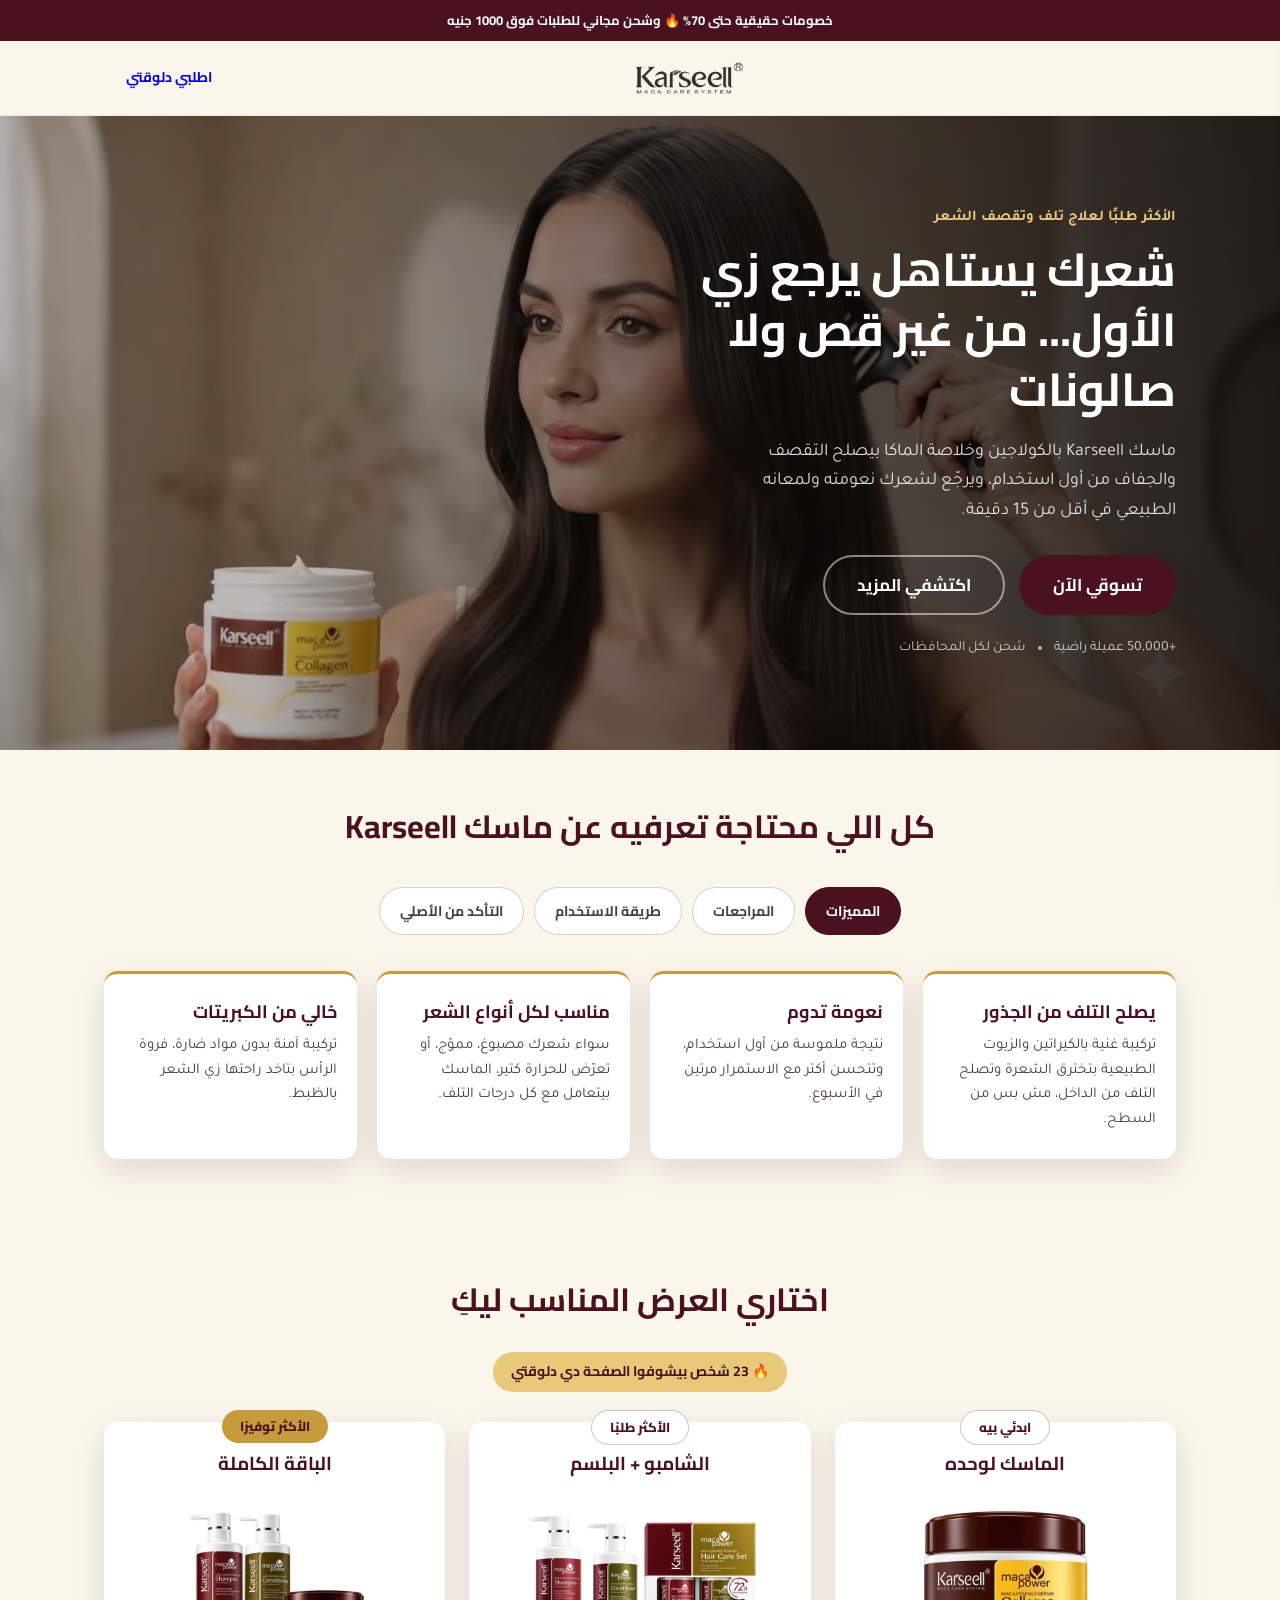
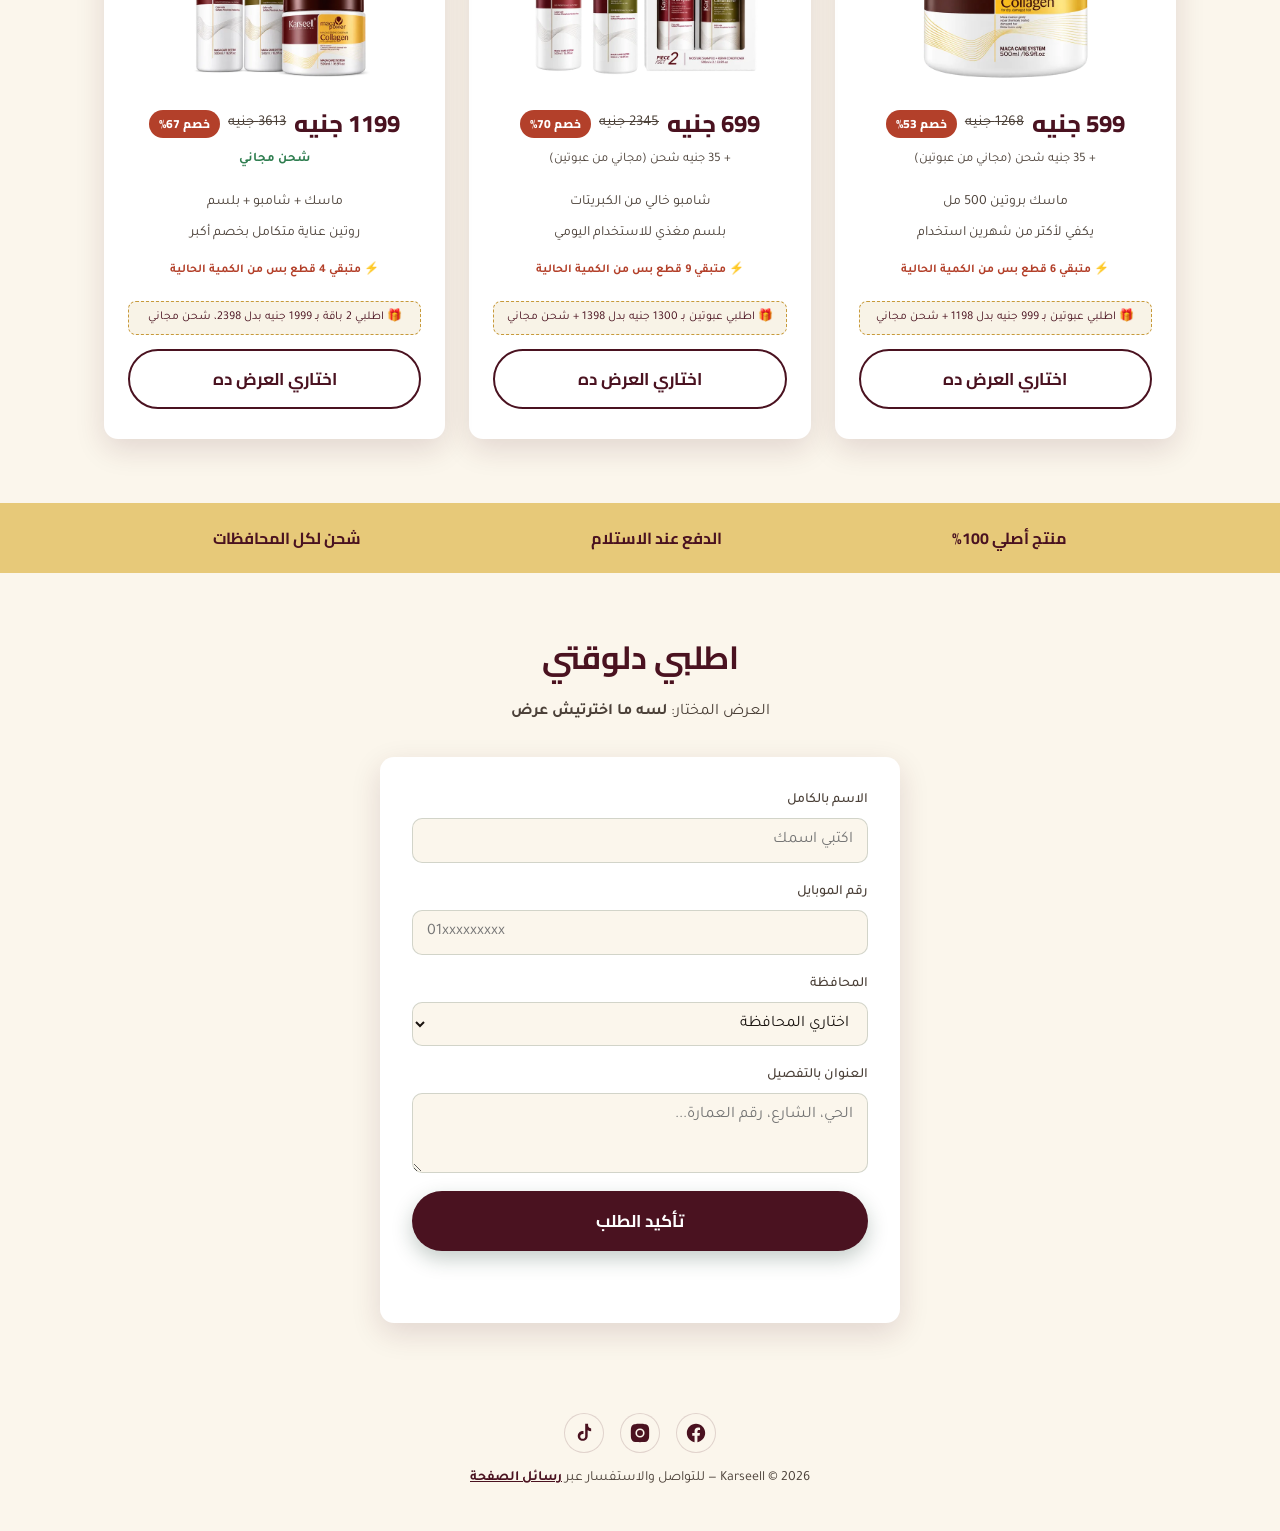
<file: index.html>
<!DOCTYPE html>
<html lang="ar" dir="rtl">
<head>
<meta charset="UTF-8">
<meta name="viewport" content="width=device-width, initial-scale=1.0">
<title>Karseell | ماسك الشعر الأصلي</title>
<link rel="icon" type="image/png" href="assets/favicon.png">
<meta name="description" content="ماسك الشعر من Karseell بالكولاجين وخلاصة الماكا - يصلح التلف والتقصف ويرجّع للشعر نعومته من أول استخدام. اطلبي دلوقتي بخصم يصل لـ 50%.">
<link rel="preconnect" href="https://fonts.googleapis.com">
<link rel="preconnect" href="https://fonts.gstatic.com" crossorigin>
<link href="https://fonts.googleapis.com/css2?family=Cairo:wght@600;700;800&family=Tajawal:wght@400;500;700&display=swap" rel="stylesheet">
<link rel="stylesheet" href="style.css">
<!-- Meta Pixel Code -->
<script>
!function(f,b,e,v,n,t,s)
{if(f.fbq)return;n=f.fbq=function(){n.callMethod?
n.callMethod.apply(n,arguments):n.queue.push(arguments)};
if(!f._fbq)f._fbq=n;n.push=n;n.loaded=!0;n.version='2.0';
n.queue=[];t=b.createElement(e);t.async=!0;
t.src=v;s=b.getElementsByTagName(e)[0];
s.parentNode.insertBefore(t,s)}(window, document,'script',
'https://connect.facebook.net/en_US/fbevents.js');
fbq('init', '1751524826109438');
fbq('track', 'PageView');
</script>
<noscript><img height="1" width="1" style="display:none"
src="https://www.facebook.com/tr?id=1751524826109438&ev=PageView&noscript=1"
/></noscript>
<!-- End Meta Pixel Code -->
</head>
<body>

<!-- Promo Bar -->
<div class="promo-bar">
  خصومات حقيقية حتى 70% 🔥 وشحن مجاني للطلبات فوق 1000 جنيه
</div>

<!-- Header -->
<header class="site-header">
  <div class="wrap header-inner">
    <button type="button" class="hamburger-btn" id="hamburgerBtn" aria-label="القائمة">
      <span></span><span></span><span></span>
    </button>
    <img src="assets/logo.png" alt="Karseell" class="logo-img">
    <a href="#order" class="btn btn-small">اطلبي دلوقتي</a>
  </div>
</header>

<div class="side-menu-overlay" id="sideMenuOverlay"></div>
<nav class="side-menu" id="sideMenu">
  <button type="button" class="side-menu-close" id="sideMenuClose" aria-label="قفل القائمة">×</button>
  <img src="assets/logo.png" alt="Karseell" class="side-menu-logo">
  <a href="#hero" class="side-menu-link">الرئيسية</a>
  <a href="#offers" class="side-menu-link">العروض</a>
  <a href="#features" class="side-menu-link">المميزات والمراجعات</a>
  <a href="https://www.facebook.com/karseell.original.egypt/" target="_blank" rel="noopener" class="side-menu-link">تواصل معنا</a>
</nav>


<!-- Hero -->
<section class="hero" id="hero">
  <video class="hero-bg-video" autoplay muted loop playsinline poster="assets/hero-video-poster.jpg">
    <source src="assets/hero-video.webm" type="video/webm">
  </video>
  <div class="hero-overlay"></div>
  <div class="wrap hero-inner">
    <div class="hero-copy">
      <p class="eyebrow">الأكثر طلبًا لعلاج تلف وتقصف الشعر</p>
      <h1>شعرك يستاهل يرجع زي الأول... من غير قص ولا صالونات</h1>
      <p class="hero-sub">ماسك Karseell بالكولاجين وخلاصة الماكا بيصلح التقصف والجفاف من أول استخدام، ويرجّع لشعرك نعومته ولمعانه الطبيعي في أقل من 15 دقيقة.</p>
      <div class="hero-btn-group">
        <a href="#offers" class="btn btn-primary" onclick="return goToOffer('mask')">تسوقي الآن</a>
        <a href="#offers" class="btn btn-secondary" onclick="return goToOffer('full')">اكتشفي المزيد</a>
      </div>
      <div class="hero-trust">
        <span>+50,000 عميلة راضية</span>
        <span class="dot"></span>
        <span>شحن لكل المحافظات</span>
      </div>
    </div>
  </div>
</section>

<!-- Product info tabs: Features / Reviews / How to use / Verify authenticity -->
<section class="info-tabs" id="features">
  <div class="wrap">
    <h2 class="section-title">كل اللي محتاجة تعرفيه عن ماسك Karseell</h2>

    <nav class="info-tabs-nav" role="tablist">
      <button type="button" class="info-tab-btn is-active" data-info-tab="benefits">المميزات</button>
      <button type="button" class="info-tab-btn" data-info-tab="reviews">المراجعات</button>
      <button type="button" class="info-tab-btn" data-info-tab="howto">طريقة الاستخدام</button>
      <button type="button" class="info-tab-btn" data-info-tab="verify">التأكد من الأصلي</button>
    </nav>

    <!-- Pane: Benefits -->
    <div id="tab-benefits" class="info-tab-pane is-active">
      <div class="feature-grid">
        <div class="feature-card">
          <h3>يصلح التلف من الجذور</h3>
          <p>تركيبة غنية بالكيراتين والزيوت الطبيعية بتخترق الشعرة وتصلح التلف من الداخل، مش بس من السطح.</p>
        </div>
        <div class="feature-card">
          <h3>نعومة تدوم</h3>
          <p>نتيجة ملموسة من أول استخدام، وتتحسن أكتر مع الاستمرار مرتين في الأسبوع.</p>
        </div>
        <div class="feature-card">
          <h3>مناسب لكل أنواع الشعر</h3>
          <p>سواء شعرك مصبوغ، مموّج، أو تعرّض للحرارة كتير، الماسك بيتعامل مع كل درجات التلف.</p>
        </div>
        <div class="feature-card">
          <h3>خالي من الكبريتات</h3>
          <p>تركيبة آمنة بدون مواد ضارة، فروة الرأس بتاخد راحتها زي الشعر بالظبط.</p>
        </div>
      </div>
    </div>

    <!-- Pane: Reviews -->
    <div id="tab-reviews" class="info-tab-pane">
      <div class="review-grid">
        <div class="review-shot-card">
          <img src="assets/reviews/review1.webp" alt="رسالة عميلة تؤكد وصول واستلام الطلب" loading="lazy">
        </div>
        <div class="review-shot-card">
          <img src="assets/reviews/review2.webp" alt="رأي عميلة عن نتيجة المنتج على شعرها" loading="lazy">
        </div>
        <div class="review-shot-card">
          <img src="assets/reviews/review3.webp" alt="عميلة تشكر على جودة المنتج والتعامل" loading="lazy">
        </div>
        <div class="review-shot-card">
          <img src="assets/reviews/review4.webp" alt="عميلة تشارك تجربتها مع المنتج" loading="lazy">
        </div>
        <div class="review-shot-card">
          <img src="assets/reviews/review5.webp" alt="تقييم 5 نجوم على فيسبوك" loading="lazy">
        </div>
        <div class="review-shot-card">
          <img src="assets/reviews/review6.webp" alt="تعليقات عملاء حقيقية على المنتج" loading="lazy">
        </div>
      </div>
    </div>

    <!-- Pane: How to use -->
    <div id="tab-howto" class="info-tab-pane">
      <div class="steps">
        <div class="step">
          <span class="step-num">1</span>
          <p>اغسلي شعرك بشامبو Karseell ودلكي فروة الرأس برفق</p>
        </div>
        <div class="step">
          <span class="step-num">2</span>
          <p>وزّعي البلسم من النص للأطراف واتركيه 2-3 دقائق قبل الشطف</p>
        </div>
        <div class="step">
          <span class="step-num">3</span>
          <p>حطي الماسك على الشعر المبلل واتركيه 5-15 دقيقة حسب حالة شعرك</p>
        </div>
        <div class="step">
          <span class="step-num">4</span>
          <p>اشطفي شعرك كويس بالمية الفاترة واستمتعي بالنتيجة</p>
        </div>
      </div>
    </div>

    <!-- Pane: Verify authenticity -->
    <div id="tab-verify" class="info-tab-pane">
      <div class="verify-grid">
        <div class="verify-photo-card">
          <img src="assets/verify-logo.webp" alt="شعار Karseell محفور على غطاء العبوة" loading="lazy">
        </div>
        <div class="verify-photo-card">
          <img src="assets/verify-qr.webp" alt="باركود ورمز QR أصلي على العبوة" loading="lazy">
        </div>
        <div class="verify-item">
          <h3>جودة الطباعة والخامة</h3>
          <p>خط الطباعة واضح وحاد بدون بهتان، والعبوة نفسها متينة وغير هشة.</p>
        </div>
      </div>
    </div>
  </div>
</section>

<!-- Offers -->
<section class="offers" id="offers">
  <div class="wrap">
    <h2 class="section-title">اختاري العرض المناسب ليكِ</h2>
    <p class="urgency-banner">🔥 <span id="liveViewers">23</span> شخص بيشوفوا الصفحة دي دلوقتي</p>
    <div class="offer-grid">

      <div class="offer-card" data-offer="mask">
        <span class="badge badge-outline">ابدئي بيه</span>
        <h3>الماسك لوحده</h3>
        <div class="offer-visual">
          <img src="assets/mask.webp" alt="ماسك Karseell" class="product-photo">
        </div>
        <p class="offer-price"><span class="price-new">599 جنيه</span> <span class="price-old">1268 جنيه</span> <span class="discount-badge">خصم 53%</span></p>
        <p class="offer-shipping">+ 35 جنيه شحن (مجاني من عبوتين)</p>
        <ul class="offer-list">
          <li>ماسك بروتين 500 مل</li>
          <li>يكفي لأكتر من شهرين استخدام</li>
        </ul>
        <p class="stock-left">⚡ متبقي <span class="stock-count">6</span> قطع بس من الكمية الحالية</p>
        <p class="bundle-hint">🎁 اطلبي عبوتين بـ 999 جنيه بدل 1198 + شحن مجاني</p>
        <a href="#order" class="btn btn-outline choose-offer">اختاري العرض ده</a>
      </div>

      <div class="offer-card" data-offer="duo">
        <span class="badge badge-outline">الأكثر طلبًا</span>
        <h3>الشامبو + البلسم</h3>
        <div class="offer-visual">
          <img src="assets/duo.webp" alt="شامبو وبلسم Karseell" class="product-photo">
        </div>
        <p class="offer-price"><span class="price-new">699 جنيه</span> <span class="price-old">2345 جنيه</span> <span class="discount-badge">خصم 70%</span></p>
        <p class="offer-shipping">+ 35 جنيه شحن (مجاني من عبوتين)</p>
        <ul class="offer-list">
          <li>شامبو خالي من الكبريتات</li>
          <li>بلسم مغذي للاستخدام اليومي</li>
        </ul>
        <p class="stock-left">⚡ متبقي <span class="stock-count">9</span> قطع بس من الكمية الحالية</p>
        <p class="bundle-hint">🎁 اطلبي عبوتين بـ 1300 جنيه بدل 1398 + شحن مجاني</p>
        <a href="#order" class="btn btn-outline choose-offer">اختاري العرض ده</a>
      </div>

      <div class="offer-card recommended" data-offer="full">
        <span class="badge">الأكثر توفيرًا</span>
        <h3>الباقة الكاملة</h3>
        <div class="offer-visual">
          <img src="assets/bundle.webp" alt="باقة Karseell كاملة: ماسك وشامبو وبلسم" class="product-photo">
        </div>
        <p class="offer-price"><span class="price-new">1199 جنيه</span> <span class="price-old">3613 جنيه</span> <span class="discount-badge">خصم 67%</span></p>
        <p class="offer-shipping offer-shipping-free">شحن مجاني</p>
        <ul class="offer-list">
          <li>ماسك + شامبو + بلسم</li>
          <li>روتين عناية متكامل بخصم أكبر</li>
        </ul>
        <p class="stock-left">⚡ متبقي <span class="stock-count">4</span> قطع بس من الكمية الحالية</p>
        <p class="bundle-hint">🎁 اطلبي 2 باقة بـ 1999 جنيه بدل 2398، شحن مجاني</p>
        <a href="#order" class="btn btn-outline choose-offer">اختاري العرض ده</a>
      </div>

    </div>
  </div>
</section>

<!-- Trust -->
<section class="trust">
  <div class="wrap trust-inner">
    <div class="trust-item">منتج أصلي 100%</div>
    <div class="trust-item">الدفع عند الاستلام</div>
    <div class="trust-item">شحن لكل المحافظات</div>
  </div>
</section>

<!-- Order Form -->
<section class="order" id="order">
  <div class="wrap">
    <h2 class="section-title">اطلبي دلوقتي</h2>
    <p class="order-sub">العرض المختار: <strong id="selectedOfferLabel">لسه ما اخترتيش عرض</strong></p>

    <form id="orderForm" class="order-form" novalidate>
      <input type="hidden" id="offerField" name="offer" value="">

      <label>
        الاسم بالكامل
        <input type="text" name="name" required placeholder="اكتبي اسمك">
      </label>

      <label>
        رقم الموبايل
        <input type="tel" name="phone" required pattern="^01[0-9]{9}$" placeholder="01xxxxxxxxx">
      </label>

      <label>
        المحافظة
        <select name="governorate" required>
          <option value="" disabled selected>اختاري المحافظة</option>
          <option>القاهرة</option>
          <option>الجيزة</option>
          <option>الإسكندرية</option>
          <option>القليوبية</option>
          <option>الدقهلية</option>
          <option>الشرقية</option>
          <option>الغربية</option>
          <option>المنوفية</option>
          <option>البحيرة</option>
          <option>كفر الشيخ</option>
          <option>دمياط</option>
          <option>بورسعيد</option>
          <option>الإسماعيلية</option>
          <option>السويس</option>
          <option>شمال سيناء</option>
          <option>جنوب سيناء</option>
          <option>الفيوم</option>
          <option>بني سويف</option>
          <option>المنيا</option>
          <option>أسيوط</option>
          <option>سوهاج</option>
          <option>قنا</option>
          <option>الأقصر</option>
          <option>أسوان</option>
          <option>البحر الأحمر</option>
          <option>الوادي الجديد</option>
          <option>مطروح</option>
        </select>
      </label>

      <label>
        العنوان بالتفصيل
        <textarea name="address" required placeholder="الحي، الشارع، رقم العمارة..."></textarea>
      </label>

      <div class="order-summary" id="orderSummary" hidden>
        <h3>مراجعة الطلب قبل التأكيد</h3>
        <div class="summary-row">
          <span>المنتج المختار</span>
          <span id="summaryOfferName">-</span>
        </div>
        <div class="summary-row">
          <span>الكمية</span>
          <span class="qty-stepper">
            <button type="button" class="qty-btn" id="qtyMinus" aria-label="تقليل الكمية">−</button>
            <span id="qtyValue">1</span>
            <button type="button" class="qty-btn" id="qtyPlus" aria-label="زيادة الكمية">+</button>
          </span>
        </div>
        <div class="summary-row">
          <span>السعر</span>
          <span id="summaryPrice">-</span>
        </div>
        <div class="summary-row">
          <span>نسبة الخصم</span>
          <span id="summaryDiscount">-</span>
        </div>
        <div class="summary-row">
          <span>مصاريف الشحن</span>
          <span id="summaryShipping">-</span>
        </div>

        <div class="coupon-block">
          <label for="couponInput">عندك كود خصم؟</label>
          <div class="coupon-input-group">
            <input type="text" id="couponInput" placeholder="اكتبي الكود هنا">
            <button type="button" id="applyCouponBtn" class="btn btn-outline btn-small">تفعيل الكود</button>
          </div>
          <p id="couponMessage" class="coupon-message"></p>
        </div>

        <div class="summary-row summary-total">
          <span>الإجمالي</span>
          <span id="summaryTotal">-</span>
        </div>
      </div>

      <button type="submit" class="btn btn-primary btn-full">تأكيد الطلب</button>
      <p id="formMessage" class="form-message" role="status" aria-live="polite"></p>
    </form>
  </div>
</section>

<!-- Footer -->
<footer class="site-footer">
  <div class="wrap">
    <div class="social-links">
      <a href="https://www.facebook.com/karseell.original.egypt" target="_blank" rel="noopener" aria-label="Karseell على فيسبوك">
        <svg viewBox="0 0 24 24" width="22" height="22" fill="currentColor"><path d="M22 12.06C22 6.51 17.52 2 12 2S2 6.51 2 12.06c0 5 3.66 9.16 8.44 9.94v-7.03H7.9v-2.91h2.54V9.85c0-2.51 1.49-3.9 3.77-3.9 1.09 0 2.24.2 2.24.2v2.46h-1.26c-1.24 0-1.63.77-1.63 1.56v1.89h2.78l-.44 2.91h-2.34V22c4.78-.78 8.44-4.94 8.44-9.94z"/></svg>
      </a>
      <a href="https://www.instagram.com/karseell_egypt1/" target="_blank" rel="noopener" aria-label="Karseell على انستقرام">
        <svg viewBox="0 0 24 24" width="22" height="22" fill="currentColor"><path d="M12 2c2.72 0 3.06.01 4.12.06 1.06.05 1.79.22 2.43.47.66.26 1.22.6 1.77 1.15.55.55.89 1.11 1.15 1.77.25.64.42 1.37.47 2.43.05 1.06.06 1.4.06 4.12s-.01 3.06-.06 4.12c-.05 1.06-.22 1.79-.47 2.43-.26.66-.6 1.22-1.15 1.77-.55.55-1.11.89-1.77 1.15-.64.25-1.37.42-2.43.47-1.06.05-1.4.06-4.12.06s-3.06-.01-4.12-.06c-1.06-.05-1.79-.22-2.43-.47-.66-.26-1.22-.6-1.77-1.15-.55-.55-.89-1.11-1.15-1.77-.25-.64-.42-1.37-.47-2.43C2.01 15.06 2 14.72 2 12s.01-3.06.06-4.12c.05-1.06.22-1.79.47-2.43.26-.66.6-1.22 1.15-1.77.55-.55 1.11-.89 1.77-1.15.64-.25 1.37-.42 2.43-.47C8.94 2.01 9.28 2 12 2zm0 5a5 5 0 1 0 0 10 5 5 0 0 0 0-10zm0 8.25A3.25 3.25 0 1 1 12 8.75a3.25 3.25 0 0 1 0 6.5zm5.5-8.5a1.17 1.17 0 1 1 0-2.34 1.17 1.17 0 0 1 0 2.34z"/></svg>
      </a>
      <a href="https://www.tiktok.com/@karseell_egypt" target="_blank" rel="noopener" aria-label="Karseell على تيك توك">
        <svg viewBox="0 0 24 24" width="22" height="22" fill="currentColor"><path d="M16.5 2h-3.2v13.7c0 1.5-1.2 2.7-2.7 2.7s-2.7-1.2-2.7-2.7 1.2-2.7 2.7-2.7c.3 0 .6.05.85.13v-3.3c-.28-.04-.56-.06-.85-.06-3 0-5.4 2.4-5.4 5.4s2.4 5.4 5.4 5.4 5.4-2.4 5.4-5.4V8.9c1.1.8 2.4 1.27 3.8 1.27V6.97c-1.83 0-3.35-1.47-3.35-3.3V2z"/></svg>
      </a>
    </div>
    <p>Karseell &copy; <span id="year"></span> — للتواصل والاستفسار عبر <a href="https://www.facebook.com/karseell.original.egypt/" target="_blank" rel="noopener">رسائل الصفحة</a></p>
  </div>
</footer>

<!-- Sticky mobile CTA -->
<div class="mobile-sticky-cta">
  <a href="#order" class="btn btn-primary btn-full">اطلبي دلوقتي بخصم يصل لـ 70% 🔥</a>
</div>

<script src="script.js"></script>
</body>
</html>
</file>
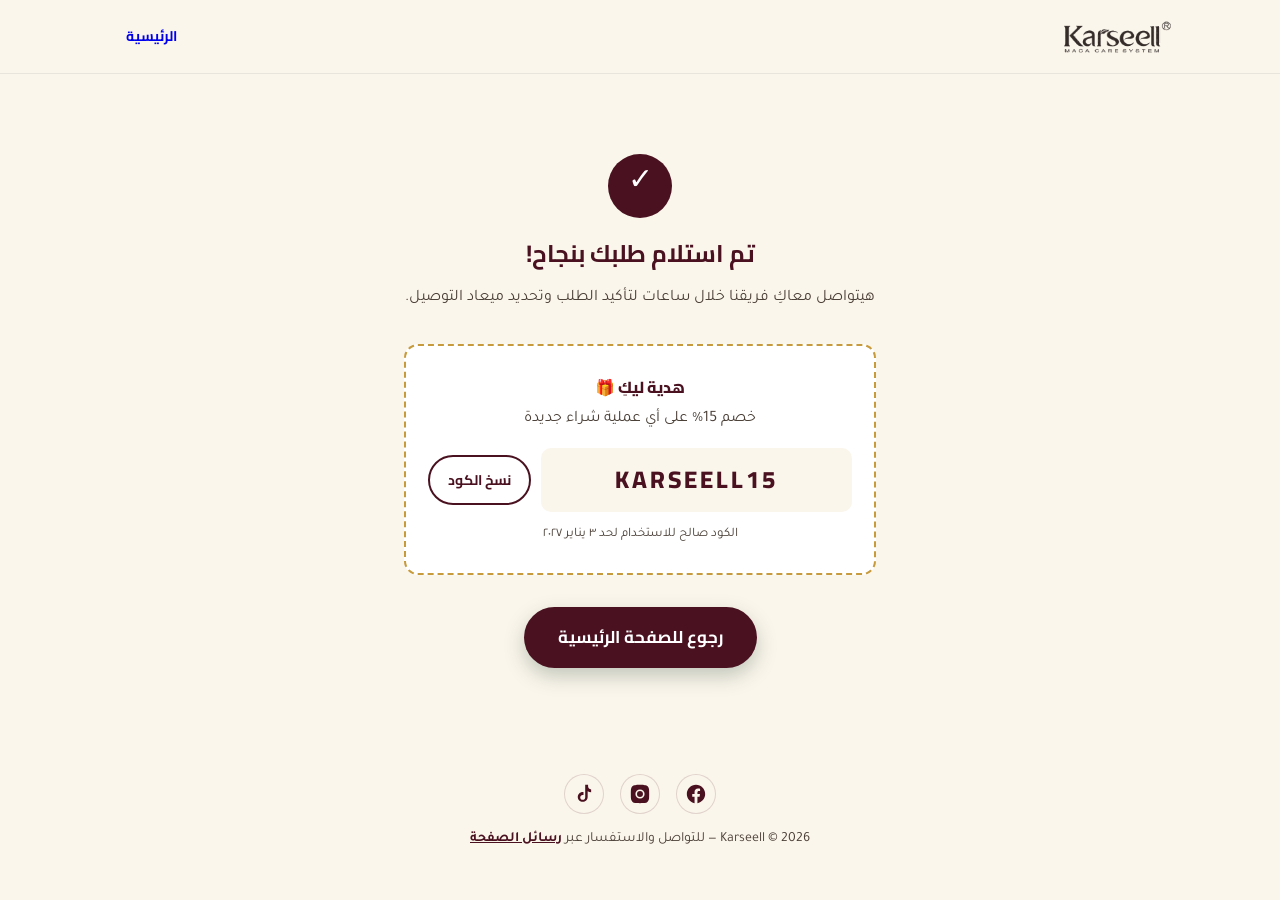
<file: thankyou.html>
<!DOCTYPE html>
<html lang="ar" dir="rtl">
<head>
<meta charset="UTF-8">
<meta name="viewport" content="width=device-width, initial-scale=1.0">
<title>Karseell | تم استلام طلبك</title>
<link rel="icon" type="image/png" href="assets/favicon.png">
<link rel="preconnect" href="https://fonts.googleapis.com">
<link rel="preconnect" href="https://fonts.gstatic.com" crossorigin>
<link href="https://fonts.googleapis.com/css2?family=Cairo:wght@600;700;800&family=Tajawal:wght@400;500;700&display=swap" rel="stylesheet">
<link rel="stylesheet" href="style.css">
<!-- Meta Pixel Code -->
<script>
!function(f,b,e,v,n,t,s)
{if(f.fbq)return;n=f.fbq=function(){n.callMethod?
n.callMethod.apply(n,arguments):n.queue.push(arguments)};
if(!f._fbq)f._fbq=n;n.push=n;n.loaded=!0;n.version='2.0';
n.queue=[];t=b.createElement(e);t.async=!0;
t.src=v;s=b.getElementsByTagName(e)[0];
s.parentNode.insertBefore(t,s)}(window, document,'script',
'https://connect.facebook.net/en_US/fbevents.js');
fbq('init', '1751524826109438');
fbq('track', 'PageView');
</script>
<noscript><img height="1" width="1" style="display:none"
src="https://www.facebook.com/tr?id=1751524826109438&ev=PageView&noscript=1"
/></noscript>
<!-- End Meta Pixel Code -->
</head>
<body>

<header class="site-header">
  <div class="wrap header-inner">
    <img src="assets/logo.png" alt="Karseell" class="logo-img">
    <a href="index.html" class="btn btn-small">الرئيسية</a>
  </div>
</header>

<section class="thankyou">
  <div class="wrap thankyou-inner">
    <div class="thankyou-check">✓</div>
    <h1>تم استلام طلبك بنجاح!</h1>
    <p class="thankyou-sub">هيتواصل معاكِ فريقنا خلال ساعات لتأكيد الطلب وتحديد ميعاد التوصيل.</p>

    <div class="discount-box">
      <p class="discount-title">هدية ليكِ 🎁</p>
      <p class="discount-copy">خصم 15% على أي عملية شراء جديدة</p>
      <div class="discount-code-row">
        <div class="discount-code" id="discountCode">KARSEELL15</div>
        <button type="button" class="btn btn-outline btn-copy" id="copyCodeBtn">نسخ الكود</button>
      </div>
      <p class="discount-expiry" id="discountExpiry"></p>
    </div>

    <a href="index.html" class="btn btn-primary">رجوع للصفحة الرئيسية</a>
  </div>
</section>

<footer class="site-footer">
  <div class="wrap">
    <div class="social-links">
      <a href="https://www.facebook.com/karseell.original.egypt" target="_blank" rel="noopener" aria-label="Karseell على فيسبوك">
        <svg viewBox="0 0 24 24" width="22" height="22" fill="currentColor"><path d="M22 12.06C22 6.51 17.52 2 12 2S2 6.51 2 12.06c0 5 3.66 9.16 8.44 9.94v-7.03H7.9v-2.91h2.54V9.85c0-2.51 1.49-3.9 3.77-3.9 1.09 0 2.24.2 2.24.2v2.46h-1.26c-1.24 0-1.63.77-1.63 1.56v1.89h2.78l-.44 2.91h-2.34V22c4.78-.78 8.44-4.94 8.44-9.94z"/></svg>
      </a>
      <a href="https://www.instagram.com/karseell_egypt1/" target="_blank" rel="noopener" aria-label="Karseell على انستقرام">
        <svg viewBox="0 0 24 24" width="22" height="22" fill="currentColor"><path d="M12 2c2.72 0 3.06.01 4.12.06 1.06.05 1.79.22 2.43.47.66.26 1.22.6 1.77 1.15.55.55.89 1.11 1.15 1.77.25.64.42 1.37.47 2.43.05 1.06.06 1.4.06 4.12s-.01 3.06-.06 4.12c-.05 1.06-.22 1.79-.47 2.43-.26.66-.6 1.22-1.15 1.77-.55.55-1.11.89-1.77 1.15-.64.25-1.37.42-2.43.47-1.06.05-1.4.06-4.12.06s-3.06-.01-4.12-.06c-1.06-.05-1.79-.22-2.43-.47-.66-.26-1.22-.6-1.77-1.15-.55-.55-.89-1.11-1.15-1.77-.25-.64-.42-1.37-.47-2.43C2.01 15.06 2 14.72 2 12s.01-3.06.06-4.12c.05-1.06.22-1.79.47-2.43.26-.66.6-1.22 1.15-1.77.55-.55 1.11-.89 1.77-1.15.64-.25 1.37-.42 2.43-.47C8.94 2.01 9.28 2 12 2zm0 5a5 5 0 1 0 0 10 5 5 0 0 0 0-10zm0 8.25A3.25 3.25 0 1 1 12 8.75a3.25 3.25 0 0 1 0 6.5zm5.5-8.5a1.17 1.17 0 1 1 0-2.34 1.17 1.17 0 0 1 0 2.34z"/></svg>
      </a>
      <a href="https://www.tiktok.com/@karseell_egypt" target="_blank" rel="noopener" aria-label="Karseell على تيك توك">
        <svg viewBox="0 0 24 24" width="22" height="22" fill="currentColor"><path d="M16.5 2h-3.2v13.7c0 1.5-1.2 2.7-2.7 2.7s-2.7-1.2-2.7-2.7 1.2-2.7 2.7-2.7c.3 0 .6.05.85.13v-3.3c-.28-.04-.56-.06-.85-.06-3 0-5.4 2.4-5.4 5.4s2.4 5.4 5.4 5.4 5.4-2.4 5.4-5.4V8.9c1.1.8 2.4 1.27 3.8 1.27V6.97c-1.83 0-3.35-1.47-3.35-3.3V2z"/></svg>
      </a>
    </div>
    <p>Karseell &copy; <span id="year"></span> — للتواصل والاستفسار عبر <a href="https://www.facebook.com/karseell.original.egypt/" target="_blank" rel="noopener">رسائل الصفحة</a></p>
  </div>
</footer>

<script>
  document.getElementById('year').textContent = new Date().getFullYear();

  // Meta Pixel: track the completed order using the data saved right before redirect
  if (typeof fbq === 'function') {
    try {
      const lastOrder = JSON.parse(sessionStorage.getItem('karseellLastOrder') || 'null');
      if (lastOrder) {
        fbq('track', 'Purchase', {
          content_name: lastOrder.offerLabel,
          value: lastOrder.total,
          currency: 'EGP'
        }, { eventID: lastOrder.eventId });
      }
    } catch (err) {}
  }

  // discount code is valid for 30 days from the moment the customer lands here (right after purchase)
  const expiry = new Date();
  expiry.setDate(expiry.getDate() + 30);
  const formatted = expiry.toLocaleDateString('ar-EG', { year: 'numeric', month: 'long', day: 'numeric' });
  document.getElementById('discountExpiry').textContent = 'الكود صالح للاستخدام لحد ' + formatted;

  // copy discount code to clipboard
  const copyBtn = document.getElementById('copyCodeBtn');
  const codeText = document.getElementById('discountCode').textContent.trim();
  copyBtn.addEventListener('click', function () {
    navigator.clipboard.writeText(codeText).then(function () {
      const original = copyBtn.textContent;
      copyBtn.textContent = 'تم النسخ ✓';
      setTimeout(function () { copyBtn.textContent = original; }, 2000);
    }).catch(function () {
      copyBtn.textContent = 'انسخي الكود يدويًا: ' + codeText;
    });
  });
</script>
</body>
</html>
</file>
<file: style.css>
/* ============ Tokens ============ */
:root{
  --emerald-deep: #4A1220;
  --emerald: #6E1F31;
  --gold: #C79A3B;
  --gold-light: #E7C979;
  --ivory: #FBF6EC;
  --blush: #D98B95;
  --ink: #1A1410;
  --ink-soft: #4B4038;
  --white: #FFFFFF;

  --font-display: 'Cairo', sans-serif;
  --font-body: 'Tajawal', sans-serif;

  --radius: 14px;
  --shadow: 0 10px 30px rgba(74, 18, 32, 0.14);
  --max-width: 1120px;
}

*{ box-sizing: border-box; }
html{ scroll-behavior: smooth; overflow-x: hidden; }

body{
  margin:0;
  font-family: var(--font-body);
  color: var(--ink);
  background: var(--ivory);
  line-height: 1.65;
  overflow-x: hidden;
}

img{ max-width:100%; display:block; }

.wrap{
  max-width: var(--max-width);
  margin: 0 auto;
  padding: 0 24px;
}

h1,h2,h3{
  font-family: var(--font-display);
  margin: 0 0 16px;
  color: var(--emerald-deep);
  line-height: 1.3;
}

a{ text-decoration:none; }
ul{ margin:0; padding:0; list-style:none; }

/* ============ Buttons ============ */
.btn{
  display:inline-block;
  font-family: var(--font-display);
  font-weight:700;
  font-size: 17px;
  padding: 14px 32px;
  border-radius: 999px;
  transition: transform .15s ease, box-shadow .15s ease;
  border: 2px solid transparent;
  cursor:pointer;
}
.btn:hover{ transform: translateY(-2px); }

.btn-primary{
  background: var(--emerald-deep);
  color: var(--white);
  box-shadow: 0 8px 20px rgba(22,56,40,.25);
}
.btn-primary:hover{ background: var(--emerald); }

.btn-outline{
  background: transparent;
  color: var(--emerald-deep);
  border-color: var(--emerald-deep);
}
.btn-outline:hover{ background: var(--emerald-deep); color: var(--white); }

.btn-secondary{
  background: transparent;
  color: var(--emerald-deep);
  border-color: rgba(74,18,32,.3);
}
.btn-secondary:hover{
  border-color: var(--emerald-deep);
  background: rgba(74,18,32,.05);
}

.hero-btn-group{
  display:flex;
  align-items:center;
  gap: 14px;
  flex-wrap: wrap;
  margin-bottom: 22px;
}

.btn-small{ padding: 9px 20px; font-size: 14px; }
.btn-full{ width:100%; text-align:center; border:none; }

/* ============ Header ============ */
.site-header{
  position: sticky;
  top:0;
  z-index: 50;
  background: rgba(251,246,236,.92);
  backdrop-filter: blur(6px);
  border-bottom: 1px solid rgba(22,56,40,.08);
}
.header-inner{
  display:flex;
  align-items:center;
  justify-content:space-between;
  padding-top: 14px;
  padding-bottom: 14px;
}
.logo-img{
  height: 34px;
  width: auto;
}

/* ============ Hamburger + side menu ============ */
.hamburger-btn{
  background: none;
  border: none;
  cursor: pointer;
  padding: 6px;
  display:flex;
  flex-direction:column;
  gap: 5px;
  width: 34px;
}
.hamburger-btn span{
  display:block;
  height: 2px;
  background: var(--emerald-deep);
  border-radius: 2px;
}

.side-menu-overlay{
  position: fixed;
  inset: 0;
  background: rgba(0,0,0,.4);
  z-index: 90;
  opacity: 0;
  visibility: hidden;
  transition: opacity .25s ease, visibility .25s ease;
}
.side-menu-overlay.is-open{ opacity:1; visibility:visible; }

.side-menu{
  position: fixed;
  top:0;
  right: -280px;
  width: 260px;
  height: 100%;
  background: var(--white);
  z-index: 95;
  padding: 28px 24px;
  box-shadow: -4px 0 25px rgba(74,18,32,.1);
  transition: right .3s cubic-bezier(.16,1,.3,1);
  display:flex;
  flex-direction:column;
}
.side-menu.is-open{ right: 0; }
.side-menu-close{
  align-self:flex-start;
  background:none;
  border:none;
  font-size: 26px;
  color: var(--ink-soft);
  cursor:pointer;
  margin-bottom: 12px;
}
.side-menu-logo{ height: 30px; width:auto; margin-bottom: 24px; }
.side-menu-link{
  display:block;
  padding: 14px 4px;
  border-bottom: 1px solid rgba(74,18,32,.08);
  color: var(--ink);
  font-weight: 700;
  font-size: 15px;
}
.side-menu-link:hover{ color: var(--emerald-deep); }

/* ============ Promo bar ============ */
.promo-bar{
  background: var(--emerald-deep);
  color: var(--white);
  text-align: center;
  font-family: var(--font-display);
  font-weight: 700;
  font-size: 13px;
  padding: 10px 16px;
}

/* ============ Hero ============ */
.hero{
  position: relative;
  overflow: hidden;
  min-height: 620px;
  display: flex;
  align-items: center;
  padding: 90px 0;
}
.hero-bg-video{
  position: absolute;
  inset: 0;
  width: 100%;
  height: 100%;
  object-fit: cover;
  object-position: center;
  z-index: 1;
}
.hero-overlay{
  position: absolute;
  inset: 0;
  z-index: 2;
  background: linear-gradient(to left, rgba(10,6,6,.78) 0%, rgba(10,6,6,.5) 45%, rgba(10,6,6,.18) 80%);
}
.hero-inner{
  position: relative;
  z-index: 3;
  width: 100%;
}
.hero-copy{
  max-width: 600px;
}
.eyebrow{
  color: var(--gold-light);
  font-weight: 700;
  margin: 0 0 10px;
  font-size: 15px;
}
.hero h1{
  font-size: clamp(32px, 4vw, 46px);
  color: var(--white);
}
.hero-sub{
  color: rgba(255,255,255,.85);
  font-size: 18px;
  max-width: 46ch;
  margin-bottom: 28px;
}
.hero-trust{
  margin-top: 22px;
  display:flex;
  align-items:center;
  gap: 12px;
  color: rgba(255,255,255,.75);
  font-size: 14px;
  flex-wrap: wrap;
}
.dot{
  width:4px; height:4px; border-radius:50%;
  background: rgba(255,255,255,.6);
  display:inline-block;
}
.hero .btn-secondary{
  background: transparent;
  color: var(--white);
  border-color: rgba(255,255,255,.5);
}
.hero .btn-secondary:hover{
  background: rgba(255,255,255,.12);
  border-color: var(--white);
}

/* ---- jar illustration (placeholder for real product photo) ---- */
.jar{
  position: relative;
  width: 200px;
}
.jar-lid{
  width: 60%;
  height: 26px;
  margin: 0 auto;
  background: linear-gradient(180deg, var(--gold-light), var(--gold));
  border-radius: 8px 8px 0 0;
}
.jar-body{
  height: 220px;
  background: linear-gradient(160deg, var(--emerald), var(--emerald-deep));
  border-radius: 0 0 22px 22px;
  display:flex;
  align-items:center;
  justify-content:center;
  box-shadow: var(--shadow);
  position: relative;
}
.jar-body::after{
  content:"";
  position:absolute;
  inset: 14px;
  border: 1px solid rgba(255,255,255,.25);
  border-radius: 14px;
}
.jar-label{
  font-family: var(--font-display);
  color: var(--gold-light);
  font-weight: 800;
  letter-spacing: 2px;
  font-size: 14px;
}
.jar.small{ width: clamp(64px, 22vw, 100px); }
.jar.small .jar-body{ height: 120px; border-radius: 0 0 14px 14px; }
.jar.small .jar-lid{ height: 16px; }
.jar.small .jar-label{ font-size: 10px; letter-spacing: 1px; }

.jar-shampoo .jar-body{ background: linear-gradient(160deg, #8A2942, var(--emerald-deep)); }
.jar-conditioner .jar-body{ background: linear-gradient(160deg, var(--blush), #B85C6B); }
.jar-conditioner .jar-label{ color: var(--white); }

/* ---- real product photos ---- */
.product-photo{
  max-width: 100%;
  height: auto;
  object-fit: contain;
}
.hero-photo{
  width: min(320px, 80%);
  filter: drop-shadow(0 18px 24px rgba(74,18,32,.18));
}
.offer-visual .product-photo{
  max-height: 170px;
  width: auto;
}

/* ============ Section title ============ */
.section-title{
  text-align:center;
  font-size: clamp(24px, 3vw, 32px);
  margin-bottom: 40px;
}

/* ============ Product info tabs ============ */
.info-tabs{ padding: 56px 0; }

.info-tabs-nav{
  display:flex;
  justify-content:center;
  gap: 10px;
  flex-wrap: wrap;
  margin-bottom: 36px;
}
.info-tab-btn{
  font-family: var(--font-display);
  font-weight: 700;
  font-size: 14px;
  padding: 10px 20px;
  border-radius: 999px;
  border: 1.5px solid rgba(74,18,32,.2);
  background: var(--white);
  color: var(--ink-soft);
  cursor: pointer;
  transition: all .2s ease;
}
.info-tab-btn.is-active{
  background: var(--emerald-deep);
  border-color: var(--emerald-deep);
  color: var(--white);
}

.info-tab-pane{ display:none; }
.info-tab-pane.is-active{ display:block; animation: fadeIn .3s ease; }
@keyframes fadeIn{ from{ opacity:0; } to{ opacity:1; } }

.feature-grid{
  display:grid;
  grid-template-columns: repeat(4, 1fr);
  gap: 20px;
}
.feature-card{
  background: var(--white);
  border-radius: var(--radius);
  padding: 26px 20px;
  box-shadow: var(--shadow);
  border-top: 3px solid var(--gold);
}
.feature-card h3{
  font-size: 18px;
  margin-bottom: 10px;
}
.feature-card p{
  color: var(--ink-soft);
  font-size: 15px;
  margin:0;
}

.steps{
  display:grid;
  grid-template-columns: repeat(4, 1fr);
  gap: 24px;
}
.step{ text-align:center; }
.step-num{
  display:inline-flex;
  align-items:center;
  justify-content:center;
  width: 42px; height:42px;
  border-radius:50%;
  background: var(--gold);
  color: var(--emerald-deep);
  font-family: var(--font-display);
  font-weight: 800;
  margin-bottom: 14px;
}
.step p{ margin:0; font-size:15px; color: var(--ink-soft); }

/* Reviews */
.review-grid{
  display:grid;
  grid-template-columns: repeat(3, 1fr);
  gap: 20px;
  margin-bottom: 16px;
}
.review-card{
  background: var(--white);
  border-radius: var(--radius);
  padding: 22px 18px;
  box-shadow: var(--shadow);
  border-top: 3px solid var(--gold);
}
.review-stars{ color: var(--gold); font-size: 16px; margin-bottom: 10px; letter-spacing: 2px; }
.review-text{ font-size: 14px; color: var(--ink-soft); margin-bottom: 12px; }
.review-name{ font-size: 12px; font-weight: 700; color: #2E7D4F; }
.review-note{ text-align:center; font-size: 12px; color: var(--ink-soft); }

.review-shot-card{
  border-radius: var(--radius);
  overflow: hidden;
  box-shadow: var(--shadow);
  border: 1px solid rgba(74,18,32,.08);
}
.review-shot-card img{ width:100%; height:auto; display:block; }

.verify-photo-card{
  border-radius: var(--radius);
  overflow: hidden;
  box-shadow: var(--shadow);
  background: var(--white);
}
.verify-photo-card img{ width:100%; height:auto; display:block; }

/* Verify authenticity */
.verify-grid{
  display:grid;
  grid-template-columns: repeat(3, 1fr);
  gap: 20px;
}
.verify-item{
  background: var(--white);
  border-radius: var(--radius);
  padding: 22px 18px;
  box-shadow: var(--shadow);
  text-align:center;
}
.verify-item h3{ font-size: 16px; margin-bottom: 8px; }
.verify-item p{ font-size: 13px; color: var(--ink-soft); margin:0; }

/* ============ Offers ============ */
.offers{ padding: 64px 0; }
.offer-grid{
  display:grid;
  grid-template-columns: repeat(3, 1fr);
  gap: 24px;
  align-items: stretch;
}
.offer-card{
  background: var(--white);
  border-radius: var(--radius);
  padding: 28px 22px;
  box-shadow: var(--shadow);
  text-align:center;
  display:flex;
  flex-direction:column;
  position: relative;
  border: 2px solid transparent;
  transition: border-color .2s ease, transform .2s ease, box-shadow .2s ease;
}
.offer-card.selected{
  border-color: var(--gold);
  transform: translateY(-10px);
  box-shadow: 0 14px 34px rgba(74, 18, 32, 0.2);
}
.offer-card.selected .choose-offer{
  background: var(--emerald-deep);
  color: var(--white);
  border-color: var(--emerald-deep);
}
.badge{
  position:absolute;
  top: -14px;
  right: 50%;
  transform: translateX(50%);
  background: var(--gold);
  color: var(--emerald-deep);
  font-family: var(--font-display);
  font-weight: 800;
  font-size: 13px;
  padding: 6px 18px;
  border-radius: 999px;
  white-space: nowrap;
}
.badge-outline{
  background: var(--white);
  color: var(--emerald-deep);
  border: 1.5px solid rgba(74,18,32,.25);
}
.offer-visual{
  display:flex;
  justify-content:center;
  flex-wrap: wrap;
  gap: 10px;
  margin: 18px 0;
  min-height: 130px;
  align-items:flex-end;
}
.offer-price{
  margin: 6px 0 14px;
  display:flex;
  align-items:center;
  justify-content:center;
  flex-wrap: wrap;
  gap: 8px;
}
.price-new{
  font-family: var(--font-display);
  font-weight: 800;
  font-size: 24px;
  color: var(--emerald-deep);
}
.price-old{
  font-size: 15px;
  color: var(--ink-soft);
  text-decoration: line-through;
}
.discount-badge{
  font-family: var(--font-display);
  font-weight: 800;
  font-size: 12px;
  color: var(--white);
  background: #B3402A;
  padding: 4px 10px;
  border-radius: 999px;
  white-space: nowrap;
}
.offer-list{ margin-bottom: 22px; flex-grow:1; }

.urgency-banner{
  text-align:center;
  font-family: var(--font-display);
  font-weight: 700;
  font-size: 14px;
  color: var(--emerald-deep);
  background: var(--gold-light);
  display: inline-block;
  padding: 8px 18px;
  border-radius: 999px;
  margin: -8px auto 30px;
}
.offers .wrap > .urgency-banner{ display: block; width: fit-content; }

.stock-left{
  font-size: 12px;
  font-weight: 700;
  color: #B3402A;
  margin: -10px 0 8px;
}
.bundle-hint{
  font-size: 12px;
  color: var(--emerald-deep);
  background: rgba(199,154,59,.12);
  border: 1px dashed var(--gold);
  border-radius: 8px;
  padding: 6px 10px;
  margin-bottom: 14px;
}
.offer-shipping{
  font-size: 13px;
  color: var(--ink-soft);
  margin: -8px 0 16px;
}
.offer-shipping-free{
  color: #2E7D4F;
  font-weight: 700;
}
.offer-list li{
  color: var(--ink-soft);
  font-size: 14px;
  padding: 4px 0;
}

/* ============ Trust bar ============ */
.trust{ background: var(--gold-light); padding: 22px 0; }
.trust-inner{
  display:flex;
  justify-content:space-around;
  flex-wrap: wrap;
  gap: 12px;
  font-family: var(--font-display);
  font-weight: 700;
  color: var(--emerald-deep);
  text-align:center;
}

/* ============ Order form ============ */
.order{ padding: 64px 0; }
.order-sub{
  text-align:center;
  color: var(--ink-soft);
  margin-top:-20px;
  margin-bottom: 32px;
}
.order-form{
  max-width: 520px;
  margin: 0 auto;
  display:flex;
  flex-direction:column;
  gap: 18px;
  background: var(--white);
  padding: 32px;
  border-radius: var(--radius);
  box-shadow: var(--shadow);
}
.order-form label{
  display:flex;
  flex-direction:column;
  gap: 6px;
  font-size: 14px;
  color: var(--ink-soft);
  font-weight: 500;
}
.order-form input,
.order-form select,
.order-form textarea{
  font-family: var(--font-body);
  font-size: 16px;
  padding: 12px 14px;
  border-radius: 10px;
  border: 1.5px solid rgba(22,56,40,.18);
  background: var(--ivory);
  color: var(--ink);
}
.order-form input:focus,
.order-form select:focus,
.order-form textarea:focus{
  outline: none;
  border-color: var(--gold);
}
.order-form textarea{ resize: vertical; min-height: 80px; }
.form-message{
  text-align:center;
  font-weight: 700;
  min-height: 22px;
  margin:0;
}
.form-message.success{ color: var(--emerald-deep); }
.form-message.error{ color: #B3402A; }

/* ---- order summary / review before confirming ---- */
.order-summary{
  background: var(--ivory);
  border: 1.5px solid rgba(74,18,32,.15);
  border-radius: 12px;
  padding: 18px;
  margin-top: 6px;
}
.order-summary h3{
  font-size: 16px;
  margin: 0 0 12px;
}
.summary-row{
  display:flex;
  justify-content:space-between;
  align-items:center;
  font-size: 14px;
  color: var(--ink-soft);
  padding: 6px 0;
  border-bottom: 1px dashed rgba(74,18,32,.12);
}
.summary-row:last-of-type{ border-bottom:none; }
.qty-stepper{
  display:flex;
  align-items:center;
  gap: 10px;
}
.qty-btn{
  width: 26px;
  height: 26px;
  border-radius: 50%;
  border: 1.5px solid rgba(74,18,32,.25);
  background: var(--white);
  color: var(--emerald-deep);
  font-family: var(--font-display);
  font-weight: 800;
  font-size: 16px;
  line-height: 1;
  cursor: pointer;
  display:flex;
  align-items:center;
  justify-content:center;
  transition: all .15s ease;
}
.qty-btn:hover{
  background: var(--emerald-deep);
  color: var(--white);
  border-color: var(--emerald-deep);
}
#qtyValue{
  font-weight: 700;
  min-width: 18px;
  text-align:center;
}
.summary-total{
  margin-top: 6px;
  padding-top: 12px;
  border-top: 2px solid rgba(74,18,32,.2);
  font-family: var(--font-display);
  font-weight: 800;
  font-size: 18px;
  color: var(--emerald-deep);
}
.summary-free{ color:#2E7D4F; font-weight:700; }

.coupon-block{
  margin: 14px 0;
  padding: 14px 0;
  border-top: 1px dashed rgba(74,18,32,.12);
  border-bottom: 1px dashed rgba(74,18,32,.12);
}
.coupon-block label{
  display:block;
  font-size: 13px;
  color: var(--ink-soft);
  margin-bottom: 8px;
}
.coupon-input-group{
  display:flex;
  gap: 8px;
}
.coupon-input-group input{
  flex-grow:1;
  font-family: var(--font-body);
  font-size: 15px;
  padding: 10px 12px;
  border-radius: 8px;
  border: 1.5px solid rgba(22,56,40,.18);
  background: var(--white);
}
.coupon-message{
  font-size: 13px;
  margin: 8px 0 0;
  min-height: 16px;
}
.coupon-message.success{ color:#2E7D4F; font-weight:700; }
.coupon-message.error{ color:#B3402A; font-weight:700; }

/* ============ Footer ============ */
.site-footer{
  padding: 26px 0;
  text-align:center;
  color: var(--ink-soft);
  font-size: 14px;
}
.site-footer a{
  color: var(--emerald-deep);
  font-weight: 700;
  text-decoration: underline;
}
.social-links{
  display:flex;
  justify-content:center;
  gap: 16px;
  margin-bottom: 14px;
}
.social-links a{
  display:flex;
  align-items:center;
  justify-content:center;
  width: 40px;
  height: 40px;
  border-radius: 50%;
  background: var(--ivory);
  border: 1.5px solid rgba(74,18,32,.15);
  color: var(--emerald-deep);
  text-decoration: none;
  transition: all .2s ease;
}
.social-links a:hover{
  background: var(--emerald-deep);
  color: var(--white);
  border-color: var(--emerald-deep);
  transform: translateY(-2px);
}

/* ============ Thank-you page ============ */
.thankyou{ padding: 80px 0; }
.thankyou-inner{
  max-width: 520px;
  margin: 0 auto;
  text-align:center;
}
.thankyou-check{
  width: 64px; height:64px;
  margin: 0 auto 20px;
  border-radius:50%;
  background: var(--emerald-deep);
  color: var(--white);
  font-size: 30px;
  display:flex;
  align-items:center;
  justify-content:center;
}
.thankyou-sub{
  color: var(--ink-soft);
  margin-bottom: 32px;
}
.discount-box{
  background: var(--white);
  border: 2px dashed var(--gold);
  border-radius: var(--radius);
  padding: 28px 22px;
  margin-bottom: 32px;
}
.discount-title{
  font-family: var(--font-display);
  font-weight: 800;
  color: var(--emerald-deep);
  margin: 0 0 6px;
}
.discount-copy{
  color: var(--ink-soft);
  margin: 0 0 16px;
}
.discount-code-row{
  display:flex;
  align-items:center;
  gap: 10px;
  margin-bottom: 12px;
}
.discount-code{
  font-family: var(--font-display);
  font-weight: 800;
  font-size: 24px;
  letter-spacing: 3px;
  color: var(--emerald-deep);
  background: var(--ivory);
  border-radius: 10px;
  padding: 12px 16px;
  flex-grow: 1;
}
.btn-copy{
  padding: 10px 18px;
  font-size: 14px;
  white-space: nowrap;
}
.discount-expiry{
  font-size: 13px;
  color: var(--ink-soft);
  margin:0;
}

/* ============ Focus visibility ============ */
a:focus-visible, button:focus-visible, input:focus-visible, select:focus-visible, textarea:focus-visible{
  outline: 2px solid var(--gold);
  outline-offset: 2px;
}

/* ============ Reduced motion ============ */
@media (prefers-reduced-motion: reduce){
  html{ scroll-behavior:auto; }
  .btn{ transition:none; }
}

/* ============ Responsive ============ */
/* ============ Sticky mobile CTA ============ */
.mobile-sticky-cta{
  display: none;
}

@media (max-width: 860px){
  .hero{ min-height: 420px; padding: 40px 0; align-items: center; }
  .hero-overlay{ background: linear-gradient(to top, rgba(10,6,6,.75) 0%, rgba(10,6,6,.55) 55%, rgba(10,6,6,.35) 100%); }
  .hero-copy{ max-width: 100%; text-align: center; margin: 0 auto; }
  .review-grid{ grid-template-columns: 1fr 1fr; }
  .verify-grid{ grid-template-columns: 1fr; }
  .info-tabs-nav{ gap: 8px; }
  .info-tab-btn{ font-size: 13px; padding: 8px 14px; }
  .hero-sub{ margin-inline: auto; }
  .hero-btn-group{ justify-content: center; }
  .hero-trust{ justify-content:center; }
  .mobile-sticky-cta{
    display: block;
    position: fixed;
    bottom: 0;
    right: 0;
    left: 0;
    z-index: 60;
    padding: 12px 16px;
    background: rgba(251,246,236,.97);
    backdrop-filter: blur(6px);
    border-top: 1px solid rgba(74,18,32,.1);
    box-shadow: 0 -6px 20px rgba(74,18,32,.08);
  }
  body{ padding-bottom: 74px; }
  .feature-grid{ grid-template-columns: repeat(2, 1fr); }
  .steps{ grid-template-columns: repeat(2, 1fr); }
  .offer-grid{ grid-template-columns: 1fr; }
  .offer-card.selected{ transform:none; }
}

@media (max-width: 480px){
  .feature-grid{ grid-template-columns: 1fr; }
  .steps{ grid-template-columns: 1fr; }
  .review-grid{ grid-template-columns: 1fr; }
  .hero{ padding: 40px 0 24px; min-height: 380px; }
  .order-form{ padding: 22px; }
  .discount-code-row{ flex-direction: column; }
  .coupon-input-group{ flex-direction: column; }

  /* ---- smaller type & spacing overall on phones ---- */
  body{ font-size: 13px; }
  .logo-img{ height: 26px; }
  .header-inner{ padding-top: 10px; padding-bottom: 10px; }
  .promo-bar{ font-size: 11px; padding: 8px 12px; }

  .eyebrow{ font-size: 12px; margin-bottom: 6px; }
  .hero h1{ font-size: clamp(22px, 6.5vw, 28px); margin-bottom: 10px; }
  .hero-sub{ font-size: 14px; margin-bottom: 18px; }
  .hero-trust{ font-size: 12px; margin-top: 14px; }

  .btn{ padding: 11px 20px; font-size: 13px; }
  .btn-small{ padding: 7px 16px; font-size: 12px; }
  .hero-btn-group{ gap: 10px; margin-bottom: 14px; }

  .section-title{ font-size: 20px; margin-bottom: 24px; }

  .features{ padding: 36px 0; }
  .feature-card{ padding: 18px 14px; gap: 6px; }
  .feature-card h3{ font-size: 15px; }
  .feature-card p{ font-size: 12.5px; }

  .how-to{ padding: 36px 0; }
  .step-num{ width: 32px; height: 32px; font-size: 14px; margin-bottom: 8px; }
  .step p{ font-size: 12.5px; }

  .offers{ padding: 40px 0; }
  .offer-card{ padding: 20px 14px; }
  .offer-card h3{ font-size: 15px; }
  .price-new{ font-size: 19px; }
  .price-old{ font-size: 12px; }
  .discount-badge{ font-size: 10px; padding: 3px 8px; }
  .offer-shipping{ font-size: 11px; }
  .offer-list li{ font-size: 12px; }
  .badge{ font-size: 11px; padding: 5px 12px; }

  .trust-inner{ font-size: 12px; gap: 8px; }

  .order{ padding: 40px 0; }
  .order-sub{ font-size: 13px; }
  .order-form label{ font-size: 12.5px; }
  .order-form input,
  .order-form select,
  .order-form textarea{ font-size: 14px; padding: 10px 12px; }

  .order-summary{ padding: 14px; }
  .order-summary h3{ font-size: 14px; }
  .summary-row{ font-size: 12.5px; }
  .summary-total{ font-size: 16px; }
  .coupon-block label{ font-size: 12px; }
  .coupon-input-group input{ font-size: 13px; padding: 8px 10px; }
  .btn-copy{ padding: 8px 14px; font-size: 12px; }

  .site-footer p{ font-size: 12px; }
  .social-links a{ width: 34px; height: 34px; }

  .thankyou{ padding: 48px 0; }
  .thankyou-check{ width: 52px; height: 52px; font-size: 24px; margin-bottom: 14px; }
  .thankyou h1{ font-size: 22px; }
  .thankyou-sub{ font-size: 13px; margin-bottom: 22px; }
  .discount-box{ padding: 20px 16px; }
  .discount-title{ font-size: 15px; }
  .discount-copy{ font-size: 13px; }
  .discount-code{ font-size: 19px; padding: 10px 12px; }
}
</file>
